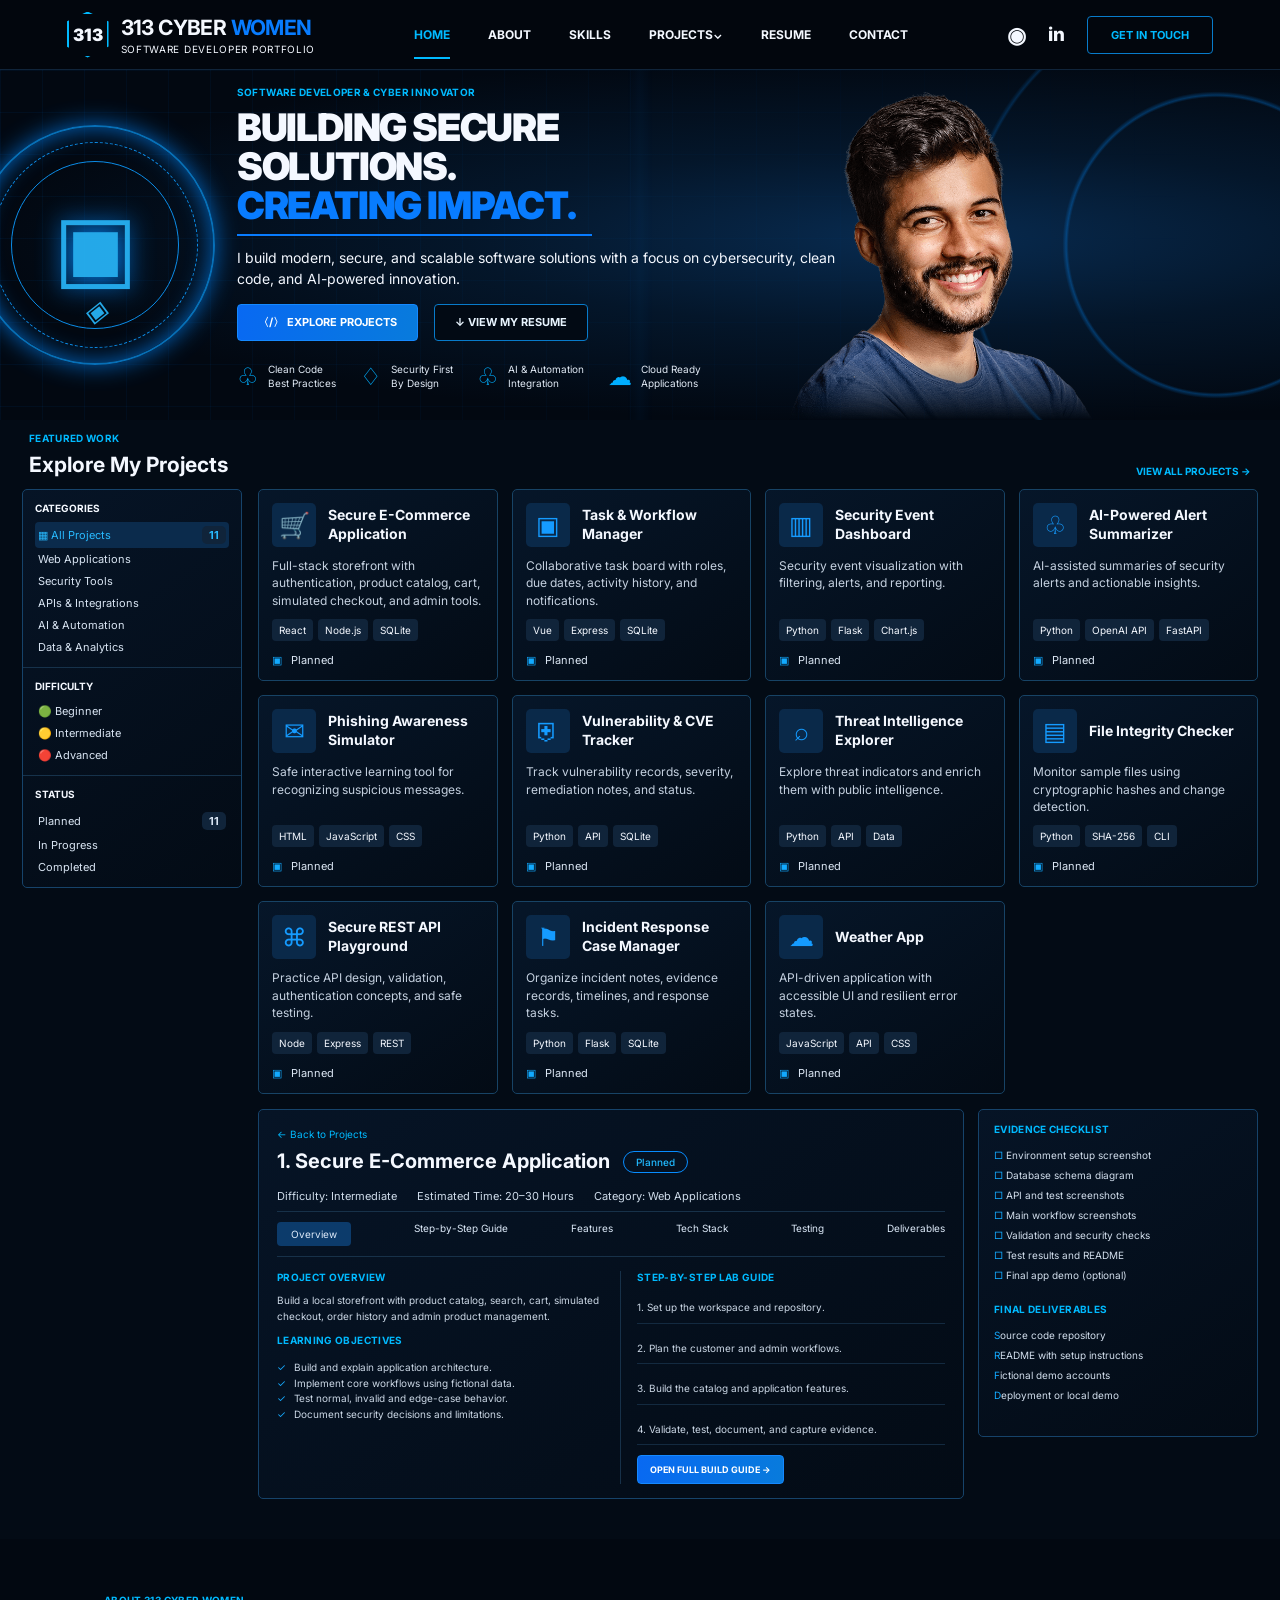
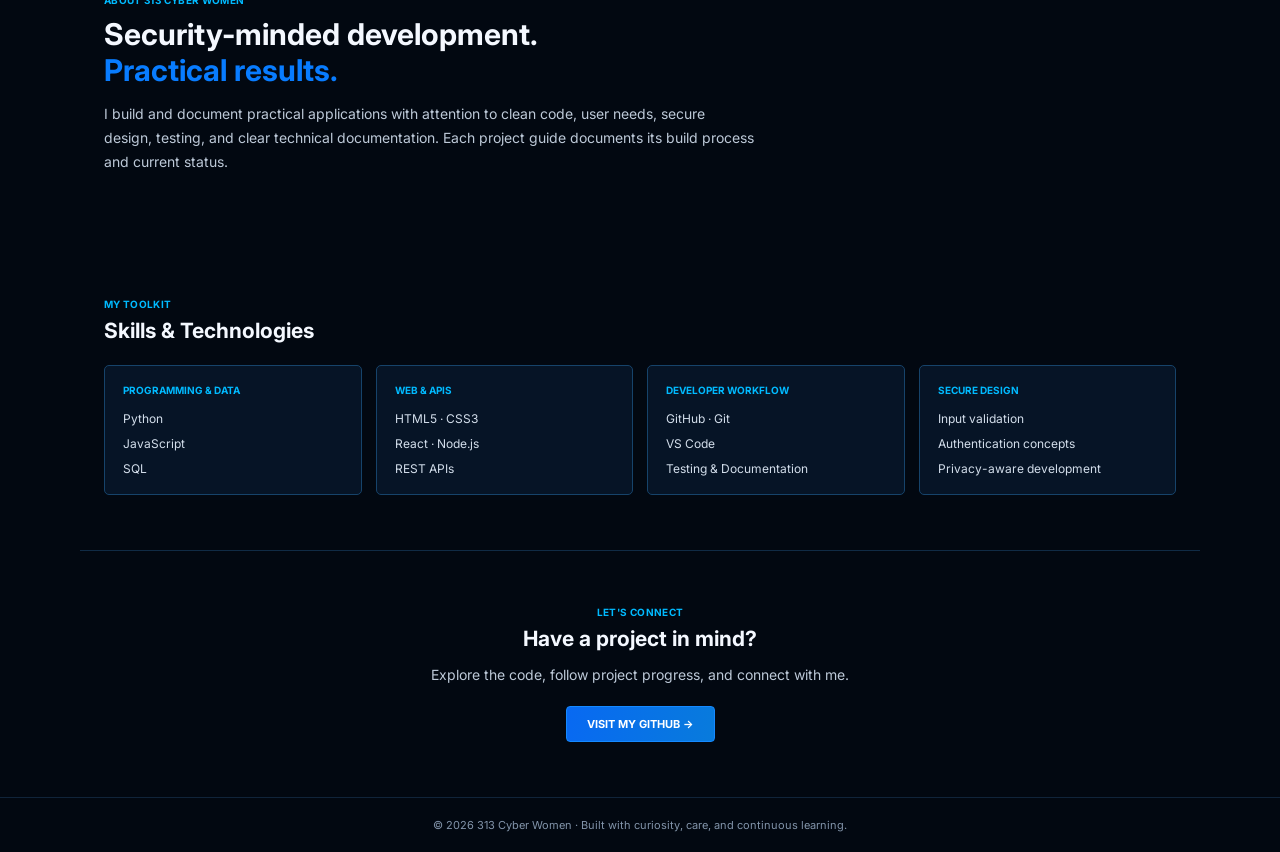
<file: index.html>
<!doctype html><html lang="en"><head><meta charset="utf-8"><meta name="viewport" content="width=device-width,initial-scale=1"><title>313 Cyber Women | Erica Nelson</title><meta name="description" content="Erica Nelson's software developer portfolio: secure applications, cybersecurity, and AI-powered innovation."><link rel="stylesheet" href="static/css/cyber-portfolio.css"><link href="https://fonts.googleapis.com/css2?family=Inter:wght@400;500;600;700;800;900&display=swap" rel="stylesheet"></head><body>
<header class="topbar"><a class="brand" href="#home"><span class="brand-shield">313</span><span><strong>313 CYBER <b>WOMEN</b></strong><small>SOFTWARE DEVELOPER PORTFOLIO</small></span></a><button class="menu-toggle" aria-label="Open navigation">☰</button><nav class="nav"><a class="active" href="#home">HOME</a><a href="#about">ABOUT</a><a href="#skills">SKILLS</a><a href="#projects">PROJECTS⌄</a><a href="static/uploads/resume.pdf">RESUME</a><a href="#contact">CONTACT</a></nav><div class="social"><a href="https://github.com/nelsonbrownerica-collab">◉</a><a href="https://www.linkedin.com/">in</a><a class="outline-btn" href="#contact">GET IN TOUCH</a></div></header>
<main><section class="hero" id="home"><div class="hero-grid"></div><div class="lock-art"><div class="lock-ring"><span>▣</span><i>◈</i></div></div><div class="hero-copy"><p class="eyebrow">SOFTWARE DEVELOPER &amp; CYBER INNOVATOR</p><h1>BUILDING SECURE<br>SOLUTIONS.<br><em>CREATING IMPACT.</em></h1><div class="blue-rule"></div><p class="hero-desc">I build modern, secure, and scalable software solutions with a focus on cybersecurity, clean code, and AI-powered innovation.</p><div class="hero-actions"><a class="primary-btn" href="#projects">〈/〉 EXPLORE PROJECTS</a><a class="secondary-btn" href="static/uploads/resume.pdf">↓ VIEW MY RESUME</a></div><div class="value-row"><span>♧ <small>Clean Code<br>Best Practices</small></span><span>♢ <small>Security First<br>By Design</small></span><span>♧ <small>AI &amp; Automation<br>Integration</small></span><span>☁ <small>Cloud Ready<br>Applications</small></span></div></div><div class="portrait-wrap"><img src="assets/media/authors/me.png" alt="Portrait of Erica Nelson"></div></section>
<section class="projects-section" id="projects"><div class="section-heading"><div><p class="eyebrow">FEATURED WORK</p><h2>Explore My Projects</h2></div><a href="projects/">VIEW ALL PROJECTS →</a></div><div class="project-layout"><aside class="filters"><div class="filter-group"><h3>CATEGORIES</h3><button class="filter active" data-filter="all">▦ All Projects <b>11</b></button><button class="filter" data-filter="Web Applications">Web Applications</button><button class="filter" data-filter="Security Tools">Security Tools</button><button class="filter" data-filter="APIs & Integrations">APIs &amp; Integrations</button><button class="filter" data-filter="AI & Automation">AI &amp; Automation</button><button class="filter" data-filter="Data & Analytics">Data &amp; Analytics</button></div><div class="filter-group"><h3>DIFFICULTY</h3><button class="filter" data-difficulty="Beginner">🟢 Beginner</button><button class="filter" data-difficulty="Intermediate">🟡 Intermediate</button><button class="filter" data-difficulty="Advanced">🔴 Advanced</button></div><div class="filter-group"><h3>STATUS</h3><button class="filter" data-status="Planned">Planned <b>11</b></button><button class="filter" data-status="In Progress">In Progress</button><button class="filter" data-status="Completed">Completed</button></div></aside><div class="project-content"><div class="project-grid">
<a class="project-card" href="projects/ecommerce-platform/" data-category="Web Applications" data-difficulty="Intermediate" data-status="Planned"><div class="card-top"><span class="project-icon">🛒</span><h3>Secure E-Commerce Application</h3></div><p>Full-stack storefront with authentication, product catalog, cart, simulated checkout, and admin tools.</p><div class="tags"><span>React</span><span>Node.js</span><span>SQLite</span></div><div class="card-status">▣ &nbsp; Planned</div></a><a class="project-card" href="projects/task-manager/" data-category="Web Applications" data-difficulty="Intermediate" data-status="Planned"><div class="card-top"><span class="project-icon">▣</span><h3>Task & Workflow Manager</h3></div><p>Collaborative task board with roles, due dates, activity history, and notifications.</p><div class="tags"><span>Vue</span><span>Express</span><span>SQLite</span></div><div class="card-status">▣ &nbsp; Planned</div></a><a class="project-card" href="projects/security-event-dashboard/" data-category="Data & Analytics" data-difficulty="Intermediate" data-status="Planned"><div class="card-top"><span class="project-icon">▥</span><h3>Security Event Dashboard</h3></div><p>Security event visualization with filtering, alerts, and reporting.</p><div class="tags"><span>Python</span><span>Flask</span><span>Chart.js</span></div><div class="card-status">▣ &nbsp; Planned</div></a><a class="project-card" href="projects/ai-alert-summarizer/" data-category="AI & Automation" data-difficulty="Advanced" data-status="Planned"><div class="card-top"><span class="project-icon">♧</span><h3>AI-Powered Alert Summarizer</h3></div><p>AI-assisted summaries of security alerts and actionable insights.</p><div class="tags"><span>Python</span><span>OpenAI API</span><span>FastAPI</span></div><div class="card-status">▣ &nbsp; Planned</div></a><a class="project-card" href="projects/phishing-awareness-simulator/" data-category="Security Tools" data-difficulty="Beginner" data-status="Planned"><div class="card-top"><span class="project-icon">✉</span><h3>Phishing Awareness Simulator</h3></div><p>Safe interactive learning tool for recognizing suspicious messages.</p><div class="tags"><span>HTML</span><span>JavaScript</span><span>CSS</span></div><div class="card-status">▣ &nbsp; Planned</div></a><a class="project-card" href="projects/vulnerability-tracker/" data-category="Security Tools" data-difficulty="Intermediate" data-status="Planned"><div class="card-top"><span class="project-icon">⛨</span><h3>Vulnerability & CVE Tracker</h3></div><p>Track vulnerability records, severity, remediation notes, and status.</p><div class="tags"><span>Python</span><span>API</span><span>SQLite</span></div><div class="card-status">▣ &nbsp; Planned</div></a><a class="project-card" href="projects/threat-intel-explorer/" data-category="Data & Analytics" data-difficulty="Advanced" data-status="Planned"><div class="card-top"><span class="project-icon">⌕</span><h3>Threat Intelligence Explorer</h3></div><p>Explore threat indicators and enrich them with public intelligence.</p><div class="tags"><span>Python</span><span>API</span><span>Data</span></div><div class="card-status">▣ &nbsp; Planned</div></a><a class="project-card" href="projects/file-integrity-monitor/" data-category="Security Tools" data-difficulty="Beginner" data-status="Planned"><div class="card-top"><span class="project-icon">▤</span><h3>File Integrity Checker</h3></div><p>Monitor sample files using cryptographic hashes and change detection.</p><div class="tags"><span>Python</span><span>SHA-256</span><span>CLI</span></div><div class="card-status">▣ &nbsp; Planned</div></a><a class="project-card" href="projects/secure-api-playground/" data-category="APIs & Integrations" data-difficulty="Intermediate" data-status="Planned"><div class="card-top"><span class="project-icon">⌘</span><h3>Secure REST API Playground</h3></div><p>Practice API design, validation, authentication concepts, and safe testing.</p><div class="tags"><span>Node</span><span>Express</span><span>REST</span></div><div class="card-status">▣ &nbsp; Planned</div></a><a class="project-card" href="projects/incident-case-manager/" data-category="APIs & Integrations" data-difficulty="Advanced" data-status="Planned"><div class="card-top"><span class="project-icon">⚑</span><h3>Incident Response Case Manager</h3></div><p>Organize incident notes, evidence records, timelines, and response tasks.</p><div class="tags"><span>Python</span><span>Flask</span><span>SQLite</span></div><div class="card-status">▣ &nbsp; Planned</div></a><a class="project-card" href="projects/weather-app/" data-category="Web Applications" data-difficulty="Beginner" data-status="Planned"><div class="card-top"><span class="project-icon">☁</span><h3>Weather App</h3></div><p>API-driven application with accessible UI and resilient error states.</p><div class="tags"><span>JavaScript</span><span>API</span><span>CSS</span></div><div class="card-status">▣ &nbsp; Planned</div></a>
</div><div class="detail-preview"><div class="detail-main"><a class="back-link" href="projects/">← Back to Projects</a><h2>1. Secure E-Commerce Application <span class="status-pill">Planned</span></h2><div class="detail-meta"><span>Difficulty: Intermediate</span><span>Estimated Time: 20–30 Hours</span><span>Category: Web Applications</span></div><div class="detail-tabs"><span>Overview</span><span>Step-by-Step Guide</span><span>Features</span><span>Tech Stack</span><span>Testing</span><span>Deliverables</span></div><div class="detail-columns"><div><p class="eyebrow">PROJECT OVERVIEW</p><p>Build a local storefront with product catalog, search, cart, simulated checkout, order history and admin product management.</p><p class="eyebrow">LEARNING OBJECTIVES</p><ul class="check-list"><li>Build and explain application architecture.</li><li>Implement core workflows using fictional data.</li><li>Test normal, invalid and edge-case behavior.</li><li>Document security decisions and limitations.</li></ul></div><div><p class="eyebrow">STEP-BY-STEP LAB GUIDE</p><p class="step-line">1. Set up the workspace and repository.</p><p class="step-line">2. Plan the customer and admin workflows.</p><p class="step-line">3. Build the catalog and application features.</p><p class="step-line">4. Validate, test, document, and capture evidence.</p><a class="primary-btn compact" href="projects/ecommerce-platform/">OPEN FULL BUILD GUIDE →</a></div></div></div><aside class="evidence"><p class="eyebrow">EVIDENCE CHECKLIST</p><ul><li>□ Environment setup screenshot</li><li>□ Database schema diagram</li><li>□ API and test screenshots</li><li>□ Main workflow screenshots</li><li>□ Validation and security checks</li><li>□ Test results and README</li><li>□ Final app demo (optional)</li></ul><p class="eyebrow">FINAL DELIVERABLES</p><ul><li>Source code repository</li><li>README with setup instructions</li><li>Fictional demo accounts</li><li>Deployment or local demo</li></ul></aside></div></div></div></section>
<section class="about-section" id="about"><p class="eyebrow">ABOUT 313 CYBER WOMEN</p><h2>Security-minded development.<br><em>Practical results.</em></h2><p>I build and document practical applications with attention to clean code, user needs, secure design, testing, and clear technical documentation. Each project guide documents its build process and current status.</p></section><section class="skills-section" id="skills"><p class="eyebrow">MY TOOLKIT</p><h2>Skills &amp; Technologies</h2><div class="skill-grid"><div><b>PROGRAMMING &amp; DATA</b><span>Python</span><span>JavaScript</span><span>SQL</span></div><div><b>WEB &amp; APIS</b><span>HTML5 · CSS3</span><span>React · Node.js</span><span>REST APIs</span></div><div><b>DEVELOPER WORKFLOW</b><span>GitHub · Git</span><span>VS Code</span><span>Testing &amp; Documentation</span></div><div><b>SECURE DESIGN</b><span>Input validation</span><span>Authentication concepts</span><span>Privacy-aware development</span></div></div></section><section class="contact-section" id="contact"><p class="eyebrow">LET'S CONNECT</p><h2>Have a project in mind?</h2><p>Explore the code, follow project progress, and connect with me.</p><a class="primary-btn" href="https://github.com/nelsonbrownerica-collab">VISIT MY GITHUB →</a></section></main><footer>© 2026 313 Cyber Women · Built with curiosity, care, and continuous learning.</footer><script src="static/js/cyber-portfolio.js"></script></body></html>
</file>
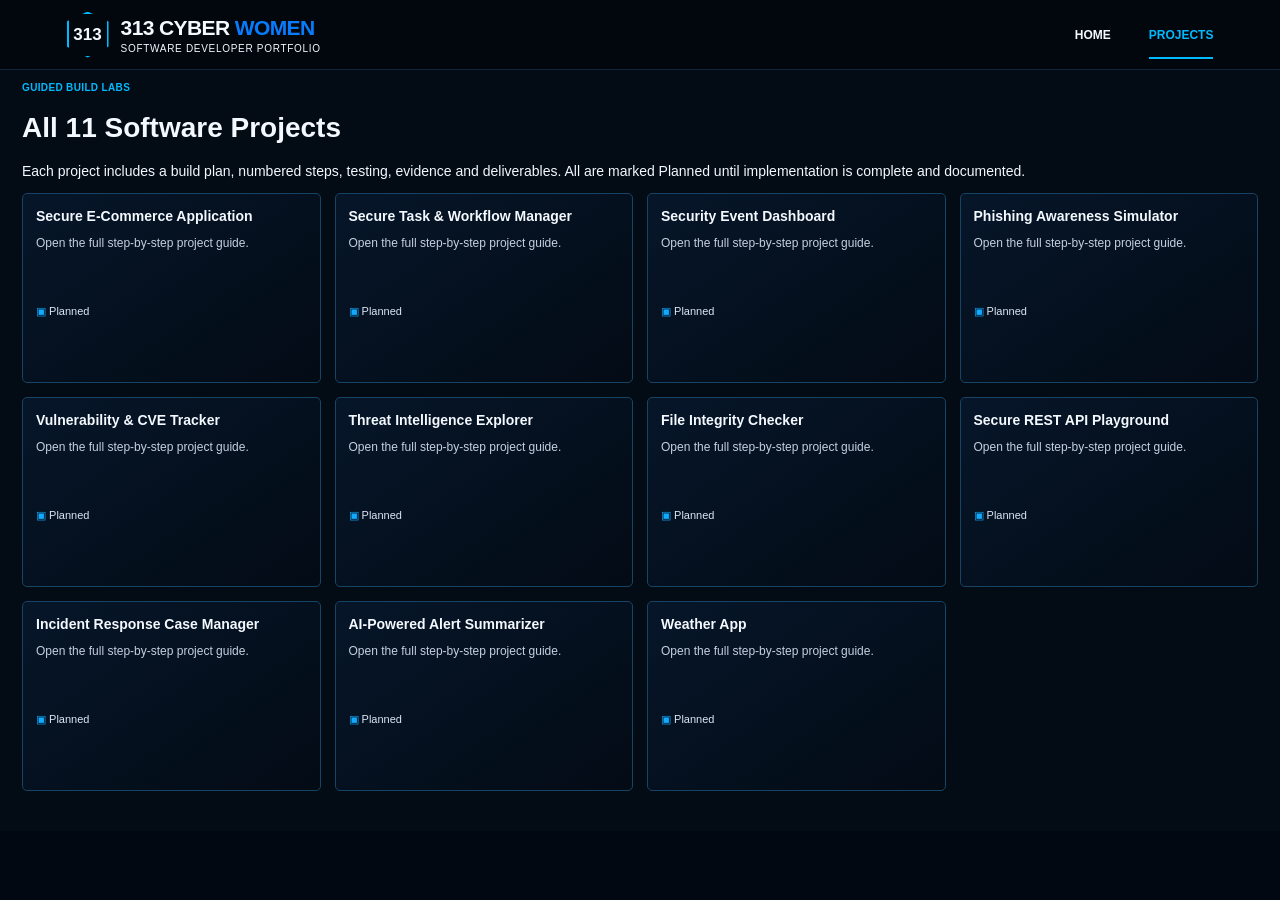
<file: projects/index.html>
<!doctype html><html lang="en"><head><meta charset="utf-8"><meta name="viewport" content="width=device-width,initial-scale=1"><title>Project Explorer | 313 Cyber Women</title><link rel="stylesheet" href="../static/css/cyber-portfolio.css"></head><body><header class="topbar"><a class="brand" href="../"><span class="brand-shield">313</span><span><strong>313 CYBER <b>WOMEN</b></strong><small>SOFTWARE DEVELOPER PORTFOLIO</small></span></a><nav class="nav"><a href="../">HOME</a><a class="active" href="./">PROJECTS</a></nav></header><main class="projects-section"><p class="eyebrow">GUIDED BUILD LABS</p><h1>All 11 Software Projects</h1><p>Each project includes a build plan, numbered steps, testing, evidence and deliverables. All are marked Planned until implementation is complete and documented.</p><div class="project-grid"><a class="project-card" href="ecommerce-platform/"><h3>Secure E-Commerce Application</h3><p>Open the full step-by-step project guide.</p><div class="card-status">▣ Planned</div></a><a class="project-card" href="task-manager/"><h3>Secure Task & Workflow Manager</h3><p>Open the full step-by-step project guide.</p><div class="card-status">▣ Planned</div></a><a class="project-card" href="security-event-dashboard/"><h3>Security Event Dashboard</h3><p>Open the full step-by-step project guide.</p><div class="card-status">▣ Planned</div></a><a class="project-card" href="phishing-awareness-simulator/"><h3>Phishing Awareness Simulator</h3><p>Open the full step-by-step project guide.</p><div class="card-status">▣ Planned</div></a><a class="project-card" href="vulnerability-tracker/"><h3>Vulnerability & CVE Tracker</h3><p>Open the full step-by-step project guide.</p><div class="card-status">▣ Planned</div></a><a class="project-card" href="threat-intel-explorer/"><h3>Threat Intelligence Explorer</h3><p>Open the full step-by-step project guide.</p><div class="card-status">▣ Planned</div></a><a class="project-card" href="file-integrity-monitor/"><h3>File Integrity Checker</h3><p>Open the full step-by-step project guide.</p><div class="card-status">▣ Planned</div></a><a class="project-card" href="secure-api-playground/"><h3>Secure REST API Playground</h3><p>Open the full step-by-step project guide.</p><div class="card-status">▣ Planned</div></a><a class="project-card" href="incident-case-manager/"><h3>Incident Response Case Manager</h3><p>Open the full step-by-step project guide.</p><div class="card-status">▣ Planned</div></a><a class="project-card" href="ai-alert-summarizer/"><h3>AI-Powered Alert Summarizer</h3><p>Open the full step-by-step project guide.</p><div class="card-status">▣ Planned</div></a><a class="project-card" href="weather-app/"><h3>Weather App</h3><p>Open the full step-by-step project guide.</p><div class="card-status">▣ Planned</div></a></div></main></body></html>
</file>
<file: static/css/cyber-portfolio.css>
:root{--bg:#020811;--panel:#061426;--panel2:#071a2e;--line:#16436a;--blue:#087cff;--cyan:#00baff;--text:#f4f8ff;--muted:#bdc9d8}*{box-sizing:border-box}html{scroll-behavior:smooth;scroll-padding-top:78px}body{margin:0;background:var(--bg);color:var(--text);font-family:Inter,Arial,sans-serif;font-size:14px}a{color:inherit;text-decoration:none}.topbar{height:70px;background:#02060d;border-bottom:1px solid #10243a;display:flex;align-items:center;justify-content:space-between;padding:0 5.2%;position:sticky;top:0;z-index:20}.brand{display:flex;align-items:center;gap:12px}.brand-shield{width:42px;height:46px;display:grid;place-items:center;border:2px solid var(--cyan);clip-path:polygon(50% 0,100% 22%,100% 76%,50% 100%,0 76%,0 22%);font-weight:900;font-size:17px}.brand strong{font-size:21px;letter-spacing:-.6px}.brand strong b{color:var(--blue)}.brand small{display:block;font-size:10px;letter-spacing:.7px;margin-top:3px}.nav{display:flex;gap:38px;height:100%;align-items:center}.nav a{height:100%;display:flex;align-items:center;font-weight:700;font-size:12px;position:relative}.nav a.active,.nav a:hover{color:var(--cyan)}.nav a.active:after{content:"";height:2px;background:var(--cyan);position:absolute;bottom:10px;left:0;right:0}.social{display:flex;align-items:center;gap:22px;font-size:22px;font-weight:800}.social a:nth-child(2){font-size:19px}.outline-btn,.secondary-btn{border:1px solid #087bca;border-radius:4px;padding:11px 23px;color:var(--cyan);font-size:11px;font-weight:700}.menu-toggle{display:none;background:none;color:white;border:0;font-size:24px}.hero{min-height:350px;position:relative;overflow:hidden;background:radial-gradient(ellipse at 72% 48%,#082b50 0,#04162a 35%,#020811 72%)}.hero:before{content:"";position:absolute;inset:0;background-image:linear-gradient(90deg,transparent 49%,rgba(0,126,255,.08) 50%,transparent 51%),linear-gradient(rgba(0,126,255,.06) 1px,transparent 1px),linear-gradient(90deg,rgba(0,126,255,.06) 1px,transparent 1px);background-size:100% 100%,42px 42px,42px 42px;mask-image:linear-gradient(90deg,black,transparent 95%)}.hero-grid{position:absolute;inset:0;background:radial-gradient(circle at 95% 50%,transparent 0 12%,rgba(0,139,255,.3) 12.2%,transparent 12.5% 20%,rgba(0,139,255,.2) 20.2%,transparent 20.5%)}.lock-art{position:absolute;left:-45px;top:25px;width:280px;height:300px;display:grid;place-items:center;opacity:.9}.lock-ring{width:240px;height:240px;border:2px solid #087bca;border-radius:50%;display:grid;place-items:center;box-shadow:0 0 24px #006dcf,inset 0 0 24px #006dcf;position:relative;color:#28baff}.lock-ring:before,.lock-ring:after{content:"";position:absolute;border:1px dashed #0d9bff;border-radius:50%;inset:15px}.lock-ring:after{inset:34px;border-style:solid}.lock-ring span{font-size:90px;text-shadow:0 0 25px #08f}.lock-ring i{position:absolute;font-size:30px;bottom:35px}.hero-copy{position:relative;z-index:2;margin-left:18.5%;padding:16px 0 15px;max-width:620px}.eyebrow{color:var(--cyan);font-size:10px;font-weight:700;letter-spacing:.35px;margin:0 0 8px}.hero h1{font-size:38px;line-height:1.02;letter-spacing:-1.2px;margin:10px 0 8px;font-weight:900}.hero h1 em,.about-section h2 em{font-style:normal;color:#087cff}.blue-rule{height:2px;width:355px;background:#087cff;margin:10px 0}.hero-desc{font-size:14px;line-height:1.45;margin:12px 0 15px}.hero-actions{display:flex;gap:16px}.primary-btn,.secondary-btn{display:inline-flex;align-items:center;justify-content:center;padding:10px 20px;border-radius:4px;font-size:11px;font-weight:700}.primary-btn{background:linear-gradient(100deg,#0869f2,#087bdc);color:white;border:1px solid #1589ff}.secondary-btn{color:#e9f5ff;background:#020a14}.value-row{display:flex;gap:24px;margin-top:21px}.value-row span{font-size:24px;color:#00aeff;display:flex;align-items:center;gap:9px}.value-row small{font-size:10px;line-height:1.45;color:#e0e9f4}.portrait-wrap{position:absolute;right:14%;bottom:0;width:330px;height:340px;display:flex;align-items:end;justify-content:center}.portrait-glow{position:absolute;inset:30px 0 0;border-radius:50%;background:#087bff;filter:blur(70px);opacity:.22}.portrait-placeholder{height:290px;width:260px;border:1px dashed #1684ce;background:linear-gradient(145deg,#0b2946,#08101e);display:flex;align-items:center;justify-content:center;flex-direction:column;gap:10px;color:#4fcaff;position:relative;z-index:1}.portrait-placeholder span{font-size:70px;font-weight:900}.portrait-placeholder small{letter-spacing:2px}.projects-section{max-width:1380px;margin:auto;padding:12px 22px 40px;background:#030b15}.section-heading{display:flex;justify-content:space-between;align-items:end;padding:0 7px 12px}.section-heading h2,.skills-section h2,.contact-section h2{font-size:21px;margin:0}.section-heading>a{color:var(--cyan);font-size:10px;font-weight:700}.project-layout{display:grid;grid-template-columns:220px 1fr;gap:16px}.filters,.evidence,.detail-main{border:1px solid var(--line);border-radius:5px;background:linear-gradient(145deg,#061426,#030b15)}.filters{align-self:start}.filter-group{padding:12px 12px 9px;border-bottom:1px solid #16324b}.filter-group:last-child{border:0}.filter-group h3{font-size:10px;margin:0 0 8px}.filter{width:100%;border:0;background:transparent;color:#d9e5f3;text-align:left;padding:4px 3px;font:inherit;font-size:11px;display:flex;align-items:center;gap:8px;cursor:pointer;border-radius:4px}.filter b{margin-left:auto;background:#10243a;padding:2px 7px;border-radius:5px}.filter.active,.filter:hover{background:#0b2b4c;color:#28baff}.dot{width:10px;height:10px;border-radius:50%;display:inline-block}.green{background:#00c66b}.yellow{background:#ffbd00}.red{background:#ed3434}.purple{background:#4d5cff}.project-content{min-width:0}.project-grid{display:grid;grid-template-columns:repeat(4,minmax(0,1fr));gap:14px}.project-card{border:1px solid #174365;border-radius:5px;background:linear-gradient(145deg,#061629,#030b15);padding:13px;min-height:190px;display:flex;flex-direction:column;transition:.2s}.project-card:hover{border-color:#138cff;transform:translateY(-3px);box-shadow:0 10px 28px #006aff22}.card-top{display:flex;align-items:center;gap:12px}.project-icon{background:#0a2949;color:#159bff;border-radius:5px;width:44px;height:44px;display:grid;place-items:center;font-size:25px;flex-shrink:0}.project-card h3{font-size:14px;line-height:1.35;margin:0}.project-card>p{font-size:12px;color:#c4d0df;line-height:1.45;margin:10px 0}.tags{display:flex;gap:5px;flex-wrap:wrap;margin-top:auto}.tags span{font-size:10px;background:#10243a;padding:5px 7px;border-radius:4px}.card-status{font-size:11px;margin-top:12px;color:#dce7f4}.card-status:first-letter{color:#12aaff}.detail-preview{display:grid;grid-template-columns:minmax(0,1fr) 280px;gap:14px;margin-top:15px}.detail-main{padding:14px 18px}.back-link{color:var(--cyan);font-size:10px}.detail-main h2{font-size:20px;margin:8px 0}.status-pill{display:inline-block;border:1px solid #078cff;border-radius:20px;color:#21baff;padding:4px 12px;font-size:10px;vertical-align:middle;margin-left:8px;font-weight:500}.detail-meta{display:flex;gap:20px;flex-wrap:wrap;color:#d0ddeb;font-size:11px;padding:8px 0;border-bottom:1px solid #173149}.detail-tabs{display:flex;justify-content:space-between;gap:8px;padding:10px 0;border-bottom:1px solid #173149;color:#dce9f8;font-size:10px;overflow:auto}.detail-tabs span:first-child{background:#0c3b6b;padding:6px 14px;border-radius:4px}.detail-columns{display:grid;grid-template-columns:1fr 1fr;gap:18px;padding-top:14px}.detail-columns>div+div{border-left:1px solid #173149;padding-left:16px}.detail-columns p:not(.eyebrow),.detail-columns li{font-size:10px;line-height:1.55;color:#cbd7e5}.check-list{list-style:none;padding:0}.check-list li:before{content:"✓";color:#16aaff;margin-right:8px}.step-line{padding:7px 0;border-bottom:1px solid #132a40}.compact{font-size:9px;padding:8px 12px}.evidence{padding:13px 15px;align-self:start}.evidence ul{padding:0;list-style:none;margin:10px 0 18px}.evidence li{font-size:10px;color:#d1ddeb;padding:4px 0}.evidence li::first-letter{color:#13aaff}.about-section,.skills-section,.contact-section{max-width:1120px;margin:auto;padding:55px 24px}.about-section h2{font-size:30px;line-height:1.2;margin:10px 0}.about-section>p:last-child,.contact-section>p:not(.eyebrow){max-width:650px;color:var(--muted);line-height:1.7}.skill-grid{display:grid;grid-template-columns:repeat(4,1fr);gap:14px;margin-top:22px}.skill-grid>div{display:flex;flex-direction:column;gap:10px;padding:18px;border:1px solid var(--line);background:var(--panel);border-radius:5px}.skill-grid b{font-size:10px;color:var(--cyan);margin-bottom:5px}.skill-grid span{font-size:12px;color:#d3deeb}.contact-section{text-align:center;border-top:1px solid #102b45}.contact-section>p:not(.eyebrow){margin:12px auto 20px}footer{text-align:center;border-top:1px solid #10243a;padding:20px;color:#8294aa;font-size:11px}@media(max-width:1050px){.nav{gap:17px}.social{gap:10px}.portrait-wrap{right:5%;opacity:.7}.hero-copy{margin-left:20%}.project-grid{grid-template-columns:repeat(2,minmax(0,1fr))}}@media(max-width:760px){.topbar{height:64px;padding:0 18px}.brand strong{font-size:17px}.brand small{font-size:8px}.menu-toggle{display:block;margin-left:auto}.nav{display:none;position:absolute;top:64px;left:0;right:0;height:auto;background:#030b15;padding:12px 20px;flex-direction:column;align-items:stretch;gap:0;border-bottom:1px solid var(--line)}.nav.open{display:flex}.nav a{height:auto;padding:12px}.nav a.active:after{display:none}.social{display:none}.hero{min-height:470px}.lock-art{left:-125px;opacity:.35}.hero-copy{margin:0;padding:35px 22px;max-width:100%}.hero h1{font-size:32px}.hero-desc{max-width:400px}.portrait-wrap{right:-70px;width:220px;height:210px;opacity:.16}.value-row{gap:12px;flex-wrap:wrap}.value-row span{font-size:20px}.projects-section{padding:18px 12px}.project-layout{grid-template-columns:1fr}.filters{display:grid;grid-template-columns:repeat(3,1fr)}.filter-group{border-right:1px solid var(--line)}.project-grid{grid-template-columns:1fr}.detail-preview{grid-template-columns:1fr}.detail-columns{grid-template-columns:1fr}.detail-columns>div+div{border-left:0;padding-left:0;border-top:1px solid #173149;padding-top:12px}.skill-grid{grid-template-columns:repeat(2,1fr)}.section-heading h2{font-size:19px}.detail-tabs{justify-content:flex-start}.desktop{display:none}}@media(max-width:420px){.filters{grid-template-columns:1fr}.hero h1{font-size:29px}.hero-actions{flex-wrap:wrap}.skill-grid{grid-template-columns:1fr}.brand-shield{width:36px;height:40px}}
.portrait-wrap img{position:relative;z-index:2;display:block;width:100%;height:100%;max-height:350px;object-fit:cover;object-position:center 22%;border-radius:4px 4px 0 0;mask-image:linear-gradient(#000 82%,transparent)}.project-card[hidden]{display:none}.project-card{cursor:pointer}.project-card p{min-height:48px}.project-grid{grid-template-columns:repeat(4,minmax(0,1fr))}@media(max-width:760px){.project-grid{grid-template-columns:1fr}.portrait-wrap img{opacity:.8}}
</file>
